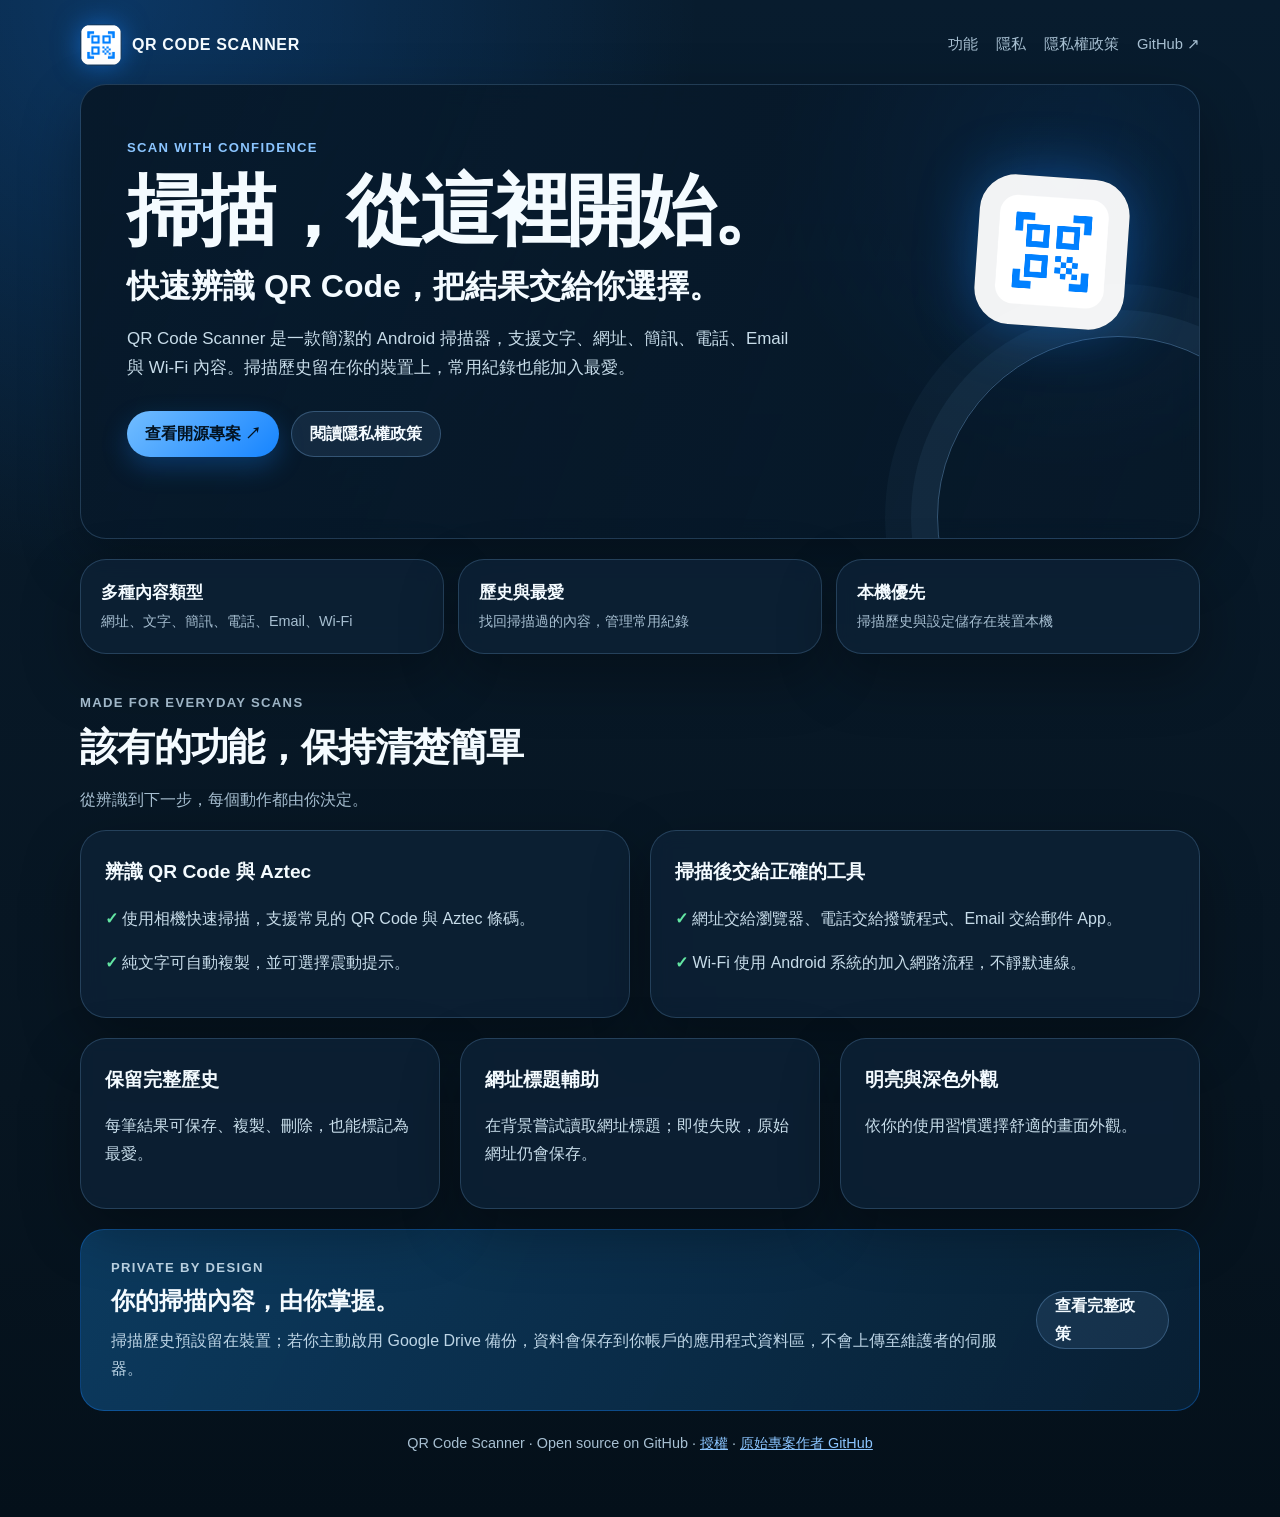
<file: docs/index.html>
<!doctype html>
<html lang="zh-Hant">
<head>
  <meta charset="utf-8"><meta name="viewport" content="width=device-width, initial-scale=1">
  <link rel="canonical" href="https://qrcode.rsps1008.space/">
  <title>QR Code Scanner｜簡單、快速的 Android QR Code 掃描器</title>
  <meta name="description" content="QR Code Scanner 支援 QR Code、Aztec、文字、網址、簡訊、電話、Email 與 Wi-Fi，並將掃描歷史保存在裝置本機。">
  <link rel="stylesheet" href="styles.css">
</head>
<body>
  <main class="wrap">
    <nav class="nav" aria-label="網站導覽"><a class="brand" href="./"><img src="assets/qr-code-scanner-icon.png" alt="QR Code Scanner 圖示"><span>QR CODE SCANNER</span></a><div class="links"><a href="#features">功能</a><a href="#privacy">隱私</a><a href="privacy-policy/">隱私權政策</a><a href="https://github.com/rsps1008/QRCodeFor1922" target="_blank" rel="noreferrer">GitHub ↗</a></div></nav>
    <section class="hero"><div class="icon-mark"><img src="assets/qr-code-scanner-icon.png" alt=""></div><div class="hero-copy"><p class="eyebrow">Scan with confidence</p><h1>掃描，從這裡開始。</h1><p class="tagline">快速辨識 QR Code，把結果交給你選擇。</p><p class="lead">QR Code Scanner 是一款簡潔的 Android 掃描器，支援文字、網址、簡訊、電話、Email 與 Wi-Fi 內容。掃描歷史留在你的裝置上，常用紀錄也能加入最愛。</p><div class="actions"><a class="button" href="https://github.com/rsps1008/QRCodeFor1922" target="_blank" rel="noreferrer">查看開源專案 ↗</a><a class="button alt" href="privacy-policy/">閱讀隱私權政策</a></div></div></section>
    <section class="summary" aria-label="產品特色摘要"><div class="card"><strong>多種內容類型</strong><span>網址、文字、簡訊、電話、Email、Wi-Fi</span></div><div class="card"><strong>歷史與最愛</strong><span>找回掃描過的內容，管理常用紀錄</span></div><div class="card"><strong>本機優先</strong><span>掃描歷史與設定儲存在裝置本機</span></div></section>
    <section id="features" class="section"><div class="section-heading"><p class="eyebrow">Made for everyday scans</p><h2>該有的功能，保持清楚簡單</h2><p>從辨識到下一步，每個動作都由你決定。</p></div><div class="grid"><article class="card wide"><h3>辨識 QR Code 與 Aztec</h3><p><span class="tick">✓</span> 使用相機快速掃描，支援常見的 QR Code 與 Aztec 條碼。</p><p><span class="tick">✓</span> 純文字可自動複製，並可選擇震動提示。</p></article><article class="card wide"><h3>掃描後交給正確的工具</h3><p><span class="tick">✓</span> 網址交給瀏覽器、電話交給撥號程式、Email 交給郵件 App。</p><p><span class="tick">✓</span> Wi-Fi 使用 Android 系統的加入網路流程，不靜默連線。</p></article><article class="card"><h3>保留完整歷史</h3><p>每筆結果可保存、複製、刪除，也能標記為最愛。</p></article><article class="card"><h3>網址標題輔助</h3><p>在背景嘗試讀取網址標題；即使失敗，原始網址仍會保存。</p></article><article class="card"><h3>明亮與深色外觀</h3><p>依你的使用習慣選擇舒適的畫面外觀。</p></article></div></section>
    <section id="privacy" class="cta"><div><p class="eyebrow">Private by design</p><h2>你的掃描內容，由你掌握。</h2><p>掃描歷史預設留在裝置；若你主動啟用 Google Drive 備份，資料會保存到你帳戶的應用程式資料區，不會上傳至維護者的伺服器。</p></div><a class="button alt" href="privacy-policy/">查看完整政策</a></section>
    <p class="footer">QR Code Scanner · Open source on GitHub · <a href="license/">授權</a> · <a href="https://github.com/asadman1523/QRCodeFor1922">原始專案作者 GitHub</a></p>
  </main>
</body>
</html>
</file>
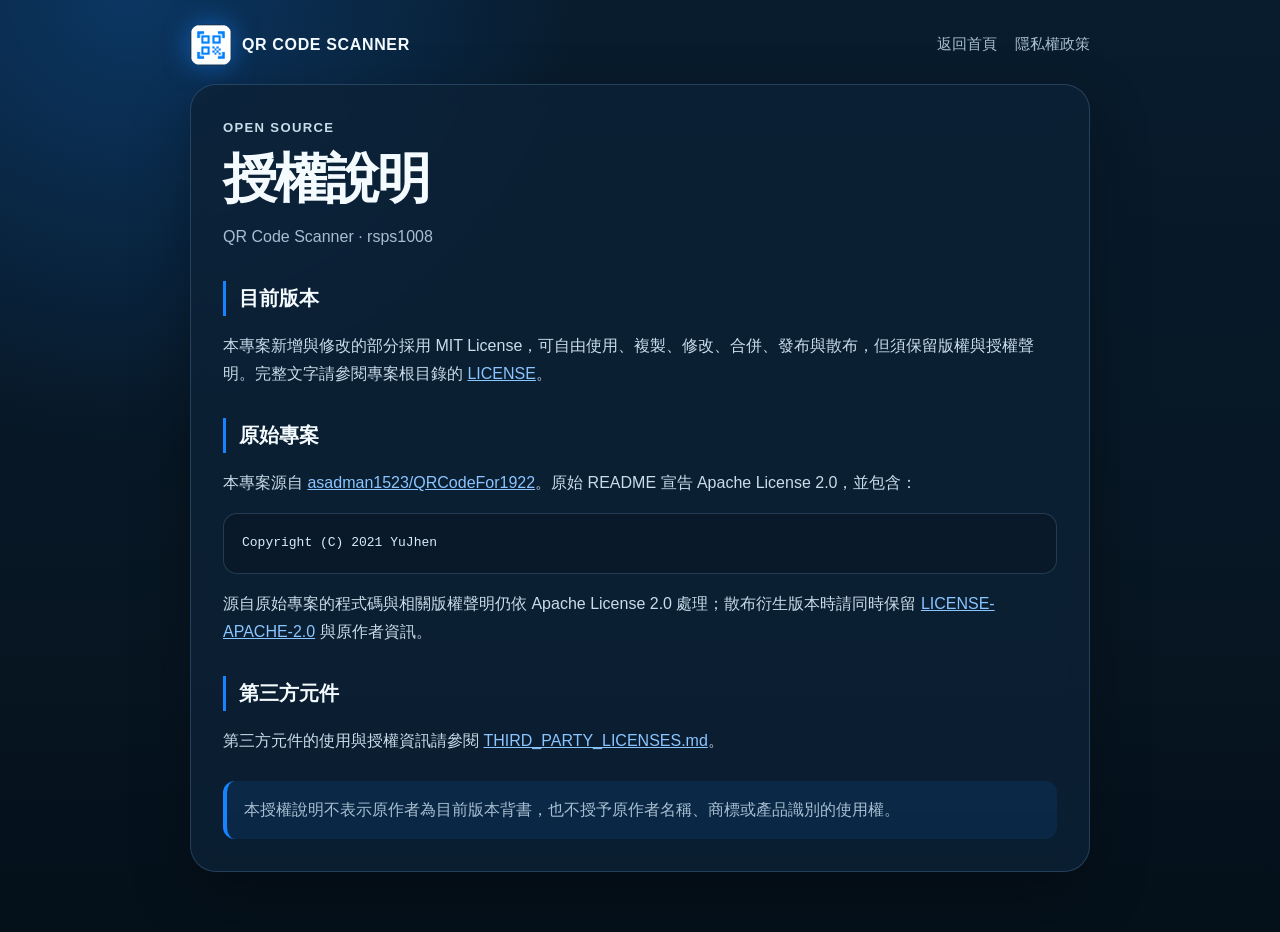
<file: docs/license/index.html>
<!doctype html>
<html lang="zh-Hant">
<head><meta charset="utf-8"><meta name="viewport" content="width=device-width, initial-scale=1"><link rel="canonical" href="https://qrcode.rsps1008.space/license/"><title>QR Code Scanner 授權說明</title><meta name="description" content="QR Code Scanner 的 MIT License 與原始專案 Apache License 2.0 授權說明。"><link rel="stylesheet" href="../styles.css"></head>
<body><main class="page"><nav class="nav" aria-label="網站導覽"><a class="brand" href="../"><img src="../assets/qr-code-scanner-icon.png" alt="QR Code Scanner 圖示"><span>QR CODE SCANNER</span></a><div class="links"><a href="../">返回首頁</a><a href="../privacy-policy/">隱私權政策</a></div></nav><article class="article card"><p class="eyebrow">Open source</p><h1>授權說明</h1><p class="meta">QR Code Scanner · rsps1008</p><h2>目前版本</h2><p>本專案新增與修改的部分採用 MIT License，可自由使用、複製、修改、合併、發布與散布，但須保留版權與授權聲明。完整文字請參閱專案根目錄的 <a href="https://github.com/rsps1008/QRCodeFor1922/blob/main/LICENSE">LICENSE</a>。</p><h2>原始專案</h2><p>本專案源自 <a href="https://github.com/asadman1523/QRCodeFor1922">asadman1523/QRCodeFor1922</a>。原始 README 宣告 Apache License 2.0，並包含：</p><pre>Copyright (C) 2021 YuJhen</pre><p>源自原始專案的程式碼與相關版權聲明仍依 Apache License 2.0 處理；散布衍生版本時請同時保留 <a href="https://github.com/rsps1008/QRCodeFor1922/blob/main/LICENSE-APACHE-2.0">LICENSE-APACHE-2.0</a> 與原作者資訊。</p><h2>第三方元件</h2><p>第三方元件的使用與授權資訊請參閱 <a href="https://github.com/rsps1008/QRCodeFor1922/blob/main/THIRD_PARTY_LICENSES.md">THIRD_PARTY_LICENSES.md</a>。</p><div class="notice">本授權說明不表示原作者為目前版本背書，也不授予原作者名稱、商標或產品識別的使用權。</div></article></main></body></html>
</file>
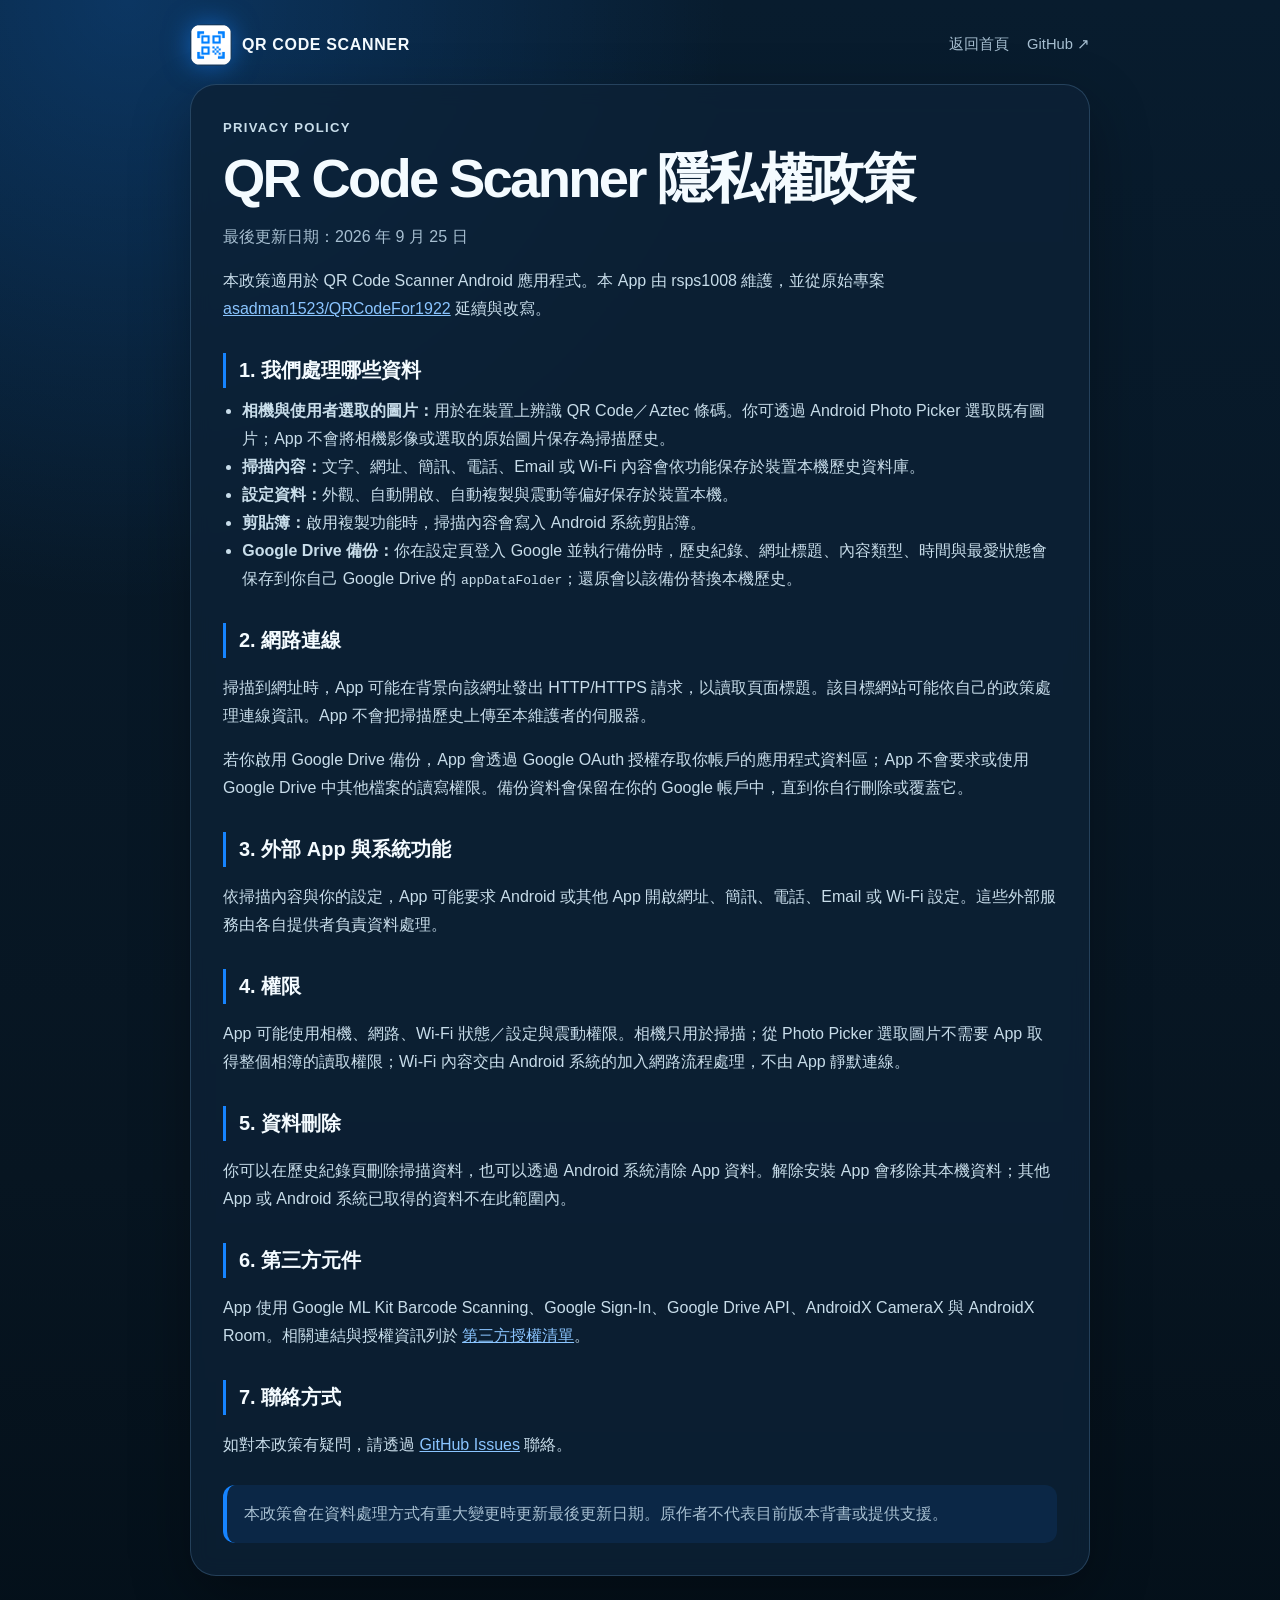
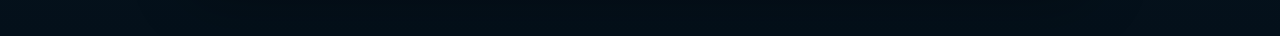
<file: docs/privacy-policy/index.html>
<!doctype html>
<html lang="zh-Hant">
<head><meta charset="utf-8"><meta name="viewport" content="width=device-width, initial-scale=1"><link rel="canonical" href="https://qrcode.rsps1008.space/privacy-policy/"><title>QR Code Scanner 隱私權政策</title><meta name="description" content="QR Code Scanner Android 應用程式的隱私權政策。"><link rel="stylesheet" href="../styles.css"></head>
<body><main class="page"><nav class="nav" aria-label="網站導覽"><a class="brand" href="../"><img src="../assets/qr-code-scanner-icon.png" alt="QR Code Scanner 圖示"><span>QR CODE SCANNER</span></a><div class="links"><a href="../">返回首頁</a><a href="https://github.com/rsps1008/QRCodeFor1922" target="_blank" rel="noreferrer">GitHub ↗</a></div></nav><article class="article card"><p class="eyebrow">Privacy Policy</p><h1>QR Code Scanner 隱私權政策</h1><p class="meta">最後更新日期：2026 年 9 月 25 日</p><p>本政策適用於 QR Code Scanner Android 應用程式。本 App 由 rsps1008 維護，並從原始專案 <a href="https://github.com/asadman1523/QRCodeFor1922">asadman1523/QRCodeFor1922</a> 延續與改寫。</p><h2>1. 我們處理哪些資料</h2><ul><li><strong>相機與使用者選取的圖片：</strong>用於在裝置上辨識 QR Code／Aztec 條碼。你可透過 Android Photo Picker 選取既有圖片；App 不會將相機影像或選取的原始圖片保存為掃描歷史。</li><li><strong>掃描內容：</strong>文字、網址、簡訊、電話、Email 或 Wi-Fi 內容會依功能保存於裝置本機歷史資料庫。</li><li><strong>設定資料：</strong>外觀、自動開啟、自動複製與震動等偏好保存於裝置本機。</li><li><strong>剪貼簿：</strong>啟用複製功能時，掃描內容會寫入 Android 系統剪貼簿。</li><li><strong>Google Drive 備份：</strong>你在設定頁登入 Google 並執行備份時，歷史紀錄、網址標題、內容類型、時間與最愛狀態會保存到你自己 Google Drive 的 <code>appDataFolder</code>；還原會以該備份替換本機歷史。</li></ul><h2>2. 網路連線</h2><p>掃描到網址時，App 可能在背景向該網址發出 HTTP/HTTPS 請求，以讀取頁面標題。該目標網站可能依自己的政策處理連線資訊。App 不會把掃描歷史上傳至本維護者的伺服器。</p><p>若你啟用 Google Drive 備份，App 會透過 Google OAuth 授權存取你帳戶的應用程式資料區；App 不會要求或使用 Google Drive 中其他檔案的讀寫權限。備份資料會保留在你的 Google 帳戶中，直到你自行刪除或覆蓋它。</p><h2>3. 外部 App 與系統功能</h2><p>依掃描內容與你的設定，App 可能要求 Android 或其他 App 開啟網址、簡訊、電話、Email 或 Wi-Fi 設定。這些外部服務由各自提供者負責資料處理。</p><h2>4. 權限</h2><p>App 可能使用相機、網路、Wi-Fi 狀態／設定與震動權限。相機只用於掃描；從 Photo Picker 選取圖片不需要 App 取得整個相簿的讀取權限；Wi-Fi 內容交由 Android 系統的加入網路流程處理，不由 App 靜默連線。</p><h2>5. 資料刪除</h2><p>你可以在歷史紀錄頁刪除掃描資料，也可以透過 Android 系統清除 App 資料。解除安裝 App 會移除其本機資料；其他 App 或 Android 系統已取得的資料不在此範圍內。</p><h2>6. 第三方元件</h2><p>App 使用 Google ML Kit Barcode Scanning、Google Sign-In、Google Drive API、AndroidX CameraX 與 AndroidX Room。相關連結與授權資訊列於 <a href="https://github.com/rsps1008/QRCodeFor1922/blob/main/THIRD_PARTY_LICENSES.md">第三方授權清單</a>。</p><h2>7. 聯絡方式</h2><p>如對本政策有疑問，請透過 <a href="https://github.com/rsps1008/QRCodeFor1922/issues">GitHub Issues</a> 聯絡。</p><div class="notice">本政策會在資料處理方式有重大變更時更新最後更新日期。原作者不代表目前版本背書或提供支援。</div></article></main></body></html>
</file>
<file: docs/styles.css>
:root {
  color-scheme: dark;
  --bg: #071521;
  --panel: rgba(13, 34, 54, .82);
  --panel-strong: #0c2943;
  --text: #f4fbff;
  --muted: #a7bfd1;
  --accent: #1684ff;
  --accent-soft: #8bc5ff;
  --green: #63e6a3;
  --line: rgba(139, 197, 255, .2);
}
* { box-sizing: border-box; }
html { scroll-behavior: smooth; }
body {
  margin: 0;
  color: var(--text);
  background: radial-gradient(circle at 10% 0%, rgba(22,132,255,.25), transparent 30%), linear-gradient(180deg, #081c2e, var(--bg) 72%, #04101a);
  font-family: "Segoe UI", "PingFang TC", "Microsoft JhengHei", sans-serif;
  line-height: 1.75;
}
a { color: var(--accent-soft); }
.wrap { width: min(1120px, calc(100% - 32px)); margin: auto; padding: 24px 0 60px; }
.nav { display: flex; align-items: center; justify-content: space-between; gap: 18px; margin-bottom: 18px; }
.brand { display: inline-flex; align-items: center; gap: 10px; color: var(--text); text-decoration: none; font-weight: 800; letter-spacing: .04em; }
.brand img { width: 42px; height: 42px; border-radius: 12px; box-shadow: 0 0 26px rgba(22,132,255,.55); }
.links { display: flex; gap: 18px; flex-wrap: wrap; font-size: .92rem; }
.links a { color: var(--muted); text-decoration: none; }
.links a:hover { color: var(--text); }
.hero, .card { border: 1px solid var(--line); border-radius: 26px; background: var(--panel); box-shadow: 0 22px 60px rgba(0,0,0,.3); backdrop-filter: blur(10px); }
.hero { position: relative; overflow: hidden; padding: 52px 46px; min-height: 455px; background: linear-gradient(110deg, rgba(7,25,42,.98), rgba(7,25,42,.7)), radial-gradient(circle at 88% 20%, rgba(22,132,255,.35), transparent 28%); }
.hero::after { content: ""; position: absolute; width: 360px; height: 360px; right: -100px; bottom: -160px; border: 1px solid rgba(139,197,255,.35); border-radius: 50%; box-shadow: 0 0 0 26px rgba(139,197,255,.06), 0 0 0 52px rgba(139,197,255,.04); }
.hero-copy { position: relative; z-index: 1; max-width: 680px; }
.eyebrow { margin: 0 0 10px; color: var(--accent-soft); font-size: .82rem; font-weight: 800; letter-spacing: .1em; text-transform: uppercase; }
h1 { margin: 0; font-size: clamp(2.45rem, 6vw, 4.9rem); line-height: 1.05; letter-spacing: -.05em; }
.tagline { margin: 14px 0 0; font-size: clamp(1.35rem, 3vw, 2rem); font-weight: 750; line-height: 1.35; }
.lead { margin: 16px 0 0; color: #c8ddea; font-size: 1.06rem; }
.actions { display: flex; flex-wrap: wrap; gap: 12px; margin-top: 28px; }
.button { display: inline-flex; min-height: 46px; align-items: center; justify-content: center; padding: 0 18px; border-radius: 999px; color: #031321; background: linear-gradient(135deg, #72bdff, #1684ff); box-shadow: 0 10px 26px rgba(22,132,255,.28); text-decoration: none; font-weight: 800; }
.button.alt { color: var(--text); background: rgba(139,197,255,.1); border: 1px solid rgba(139,197,255,.28); box-shadow: none; }
.icon-mark { position: absolute; z-index: 1; right: 72px; top: 92px; display: grid; place-items: center; width: 150px; height: 150px; border-radius: 36px; background: rgba(255,255,255,.95); box-shadow: 0 0 60px rgba(22,132,255,.4); transform: rotate(4deg); }
.icon-mark img { width: 116px; height: 116px; }
.summary { display: grid; grid-template-columns: repeat(3, 1fr); gap: 14px; margin-top: 20px; }
.summary .card { padding: 18px 20px; }
.summary strong { display: block; font-size: 1.05rem; }
.summary span { color: var(--muted); font-size: .9rem; }
.section { margin-top: 38px; }
.section-heading { margin-bottom: 16px; }
.section-heading h2 { margin: 0; font-size: clamp(1.7rem, 3vw, 2.35rem); letter-spacing: -.03em; }
.section-heading p { max-width: 680px; margin: 5px 0 0; color: var(--muted); }
.grid { display: grid; grid-template-columns: repeat(6, 1fr); gap: 20px; }
.grid .card { grid-column: span 2; padding: 24px; }
.grid .wide { grid-column: span 3; }
.card h3 { margin: 0 0 8px; font-size: 1.2rem; }
.card p, .card li { color: #c8ddea; }
.card ul { margin: 0; padding-left: 1.2rem; }
.tick { color: var(--green); font-weight: 900; }
.cta { display: flex; align-items: center; justify-content: space-between; gap: 20px; margin-top: 20px; padding: 27px 30px; border: 1px solid rgba(22,132,255,.35); border-radius: 24px; background: linear-gradient(115deg, rgba(15,75,122,.7), rgba(9,35,57,.8)); }
.cta h2 { margin: 0 0 5px; }
.cta p { margin: 0; color: #bdd5e6; }
.footer { margin: 20px 0 0; color: var(--muted); text-align: center; font-size: .9rem; }
.page { width: min(900px, calc(100% - 32px)); margin: auto; padding: 24px 0 60px; }
.article { padding: 32px; }
.article h1 { font-size: clamp(2rem, 5vw, 3.4rem); }
.article h2 { margin: 30px 0 9px; padding-left: 13px; border-left: 3px solid var(--accent); font-size: 1.25rem; }
.article .meta { color: var(--muted); }
.article li, .article p { color: #c8ddea; }
.notice { margin-top: 26px; padding: 15px 17px; border-left: 4px solid var(--accent); border-radius: 12px; background: rgba(22,132,255,.1); color: var(--muted); }
pre { overflow: auto; padding: 18px; border: 1px solid var(--line); border-radius: 14px; background: rgba(0,0,0,.18); white-space: pre-wrap; color: #d8edff; }
@media (max-width: 820px) { .icon-mark { right: 28px; top: 28px; width: 94px; height: 94px; border-radius: 24px; } .icon-mark img { width: 72px; height: 72px; } .hero { padding: 36px 24px; min-height: 535px; } .grid { grid-template-columns: 1fr; } .grid .card, .grid .wide { grid-column: span 1; } .summary { grid-template-columns: 1fr; } .cta, .nav { align-items: flex-start; flex-direction: column; } }
@media (max-width: 520px) { .wrap, .page { width: min(100% - 20px, 900px); padding-top: 14px; } .article { padding: 21px 17px; border-radius: 18px; } .links { gap: 12px; } }
</file>
